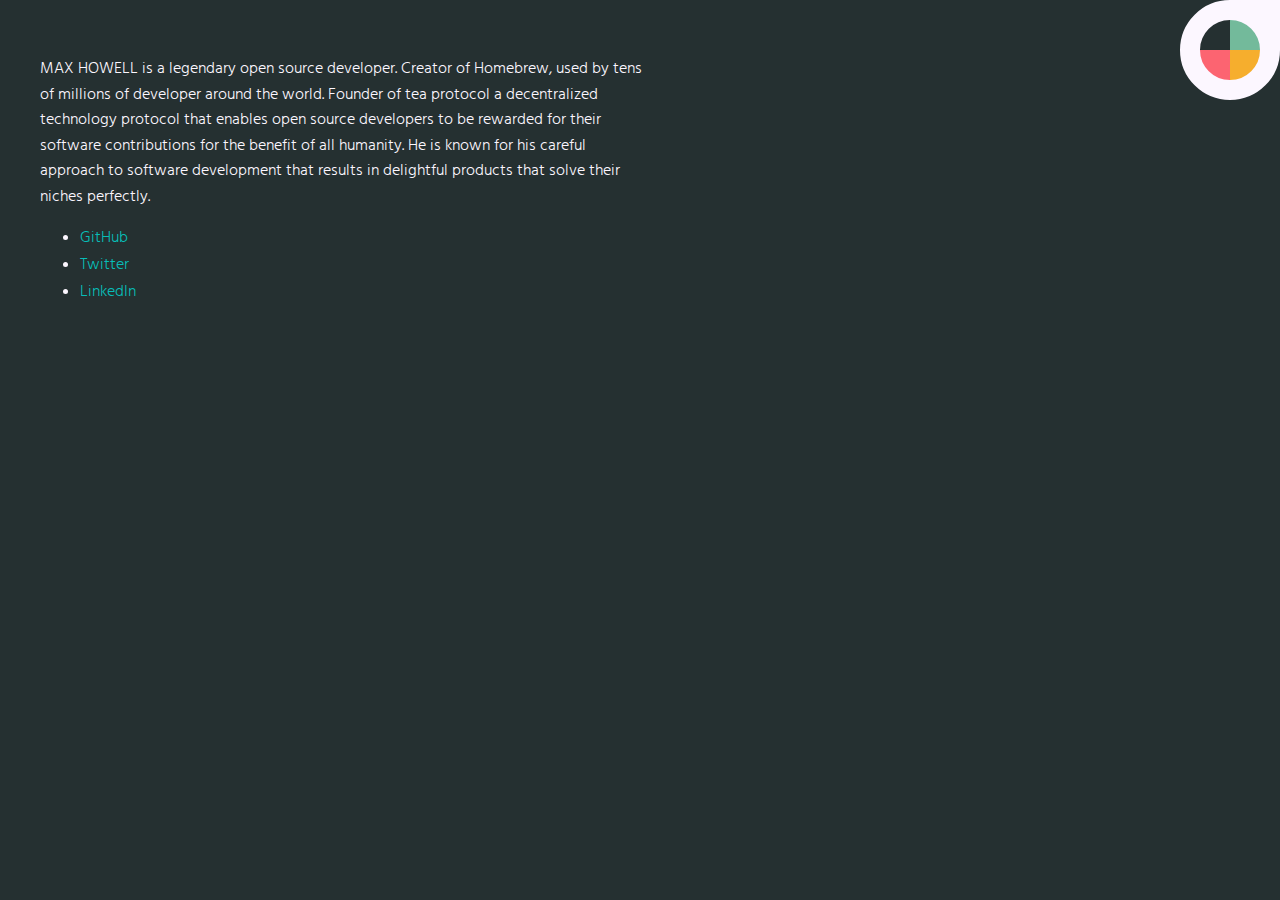
<file: index.html>
<!DOCTYPE html>
<html>

<head>
  <title>mxcl</title>
  <meta charset="utf-8">
  <meta name="viewport" content="width=device-width,initial-scale=1.0,viewport-fit=cover">
  <link rel="preconnect" href="https://fonts.googleapis.com">
  <link rel="preconnect" href="https://fonts.gstatic.com" crossorigin>
  <link rel="stylesheet"
    href="https://fonts.googleapis.com/css2?family=Hind+Madurai:wght@300&family=Prociono&family=Source+Serif+Pro:wght@300&display=swap">
  <link rel="stylesheet" href="/css/mxcl.css">
  <meta property="og:type" content="website">
  <meta property="og:title" content="mxcl">
  <meta property="og:description" content="Big‑web Expat">
  <meta property="og:image" content="https://mxcl.dev/apple-touch-icon.png" />
  <meta property="og:url" content="http://mxcl.dev">
  <meta property="og:image:width" content="180" />
  <meta property="og:image:height" content="180" />
  <meta name="twitter:card" content="summary">
  <meta name="theme-color" content="#253031">
</head>

<body>
  <div class="main-logo">
    <div class="q1 block pCircle pTopLeft"></div>
    <div class="q2 block pCircle pTopRight"></div>
    <div class="q3 block pCircle pBottomLeft"></div>
    <div class="q4 block pCircle pBottomRight"></div>
  </div>

  <p>
    MAX HOWELL is a legendary open source developer.
    Creator of Homebrew, used by tens of millions of developer around the world.
    Founder of tea protocol a decentralized technology protocol that enables open source developers to be rewarded for their software contributions for the benefit of all humanity.
    He is known for his careful approach to software development that results in delightful products that solve their niches perfectly.
  </p>
  <ul>
    <li><a href="https://github.com/mxcl">GitHub</a></li>
    <li><a href="https://www.twitter.com/mxcl">Twitter</a></li>
    <li><a href="https://www.linkedin.com/in/mxcl">LinkedIn</a></li>
  </ul>
</body>

</html>

<script async src="https://www.googletagmanager.com/gtag/js?id=G-36JRFY9GL7"></script>
<script>
  window.dataLayer = window.dataLayer || [];

  function gtag() {
    dataLayer.push(arguments);
  }
  gtag('js', new Date());
  gtag('config', 'G-36JRFY9GL7');
</script>
</file>
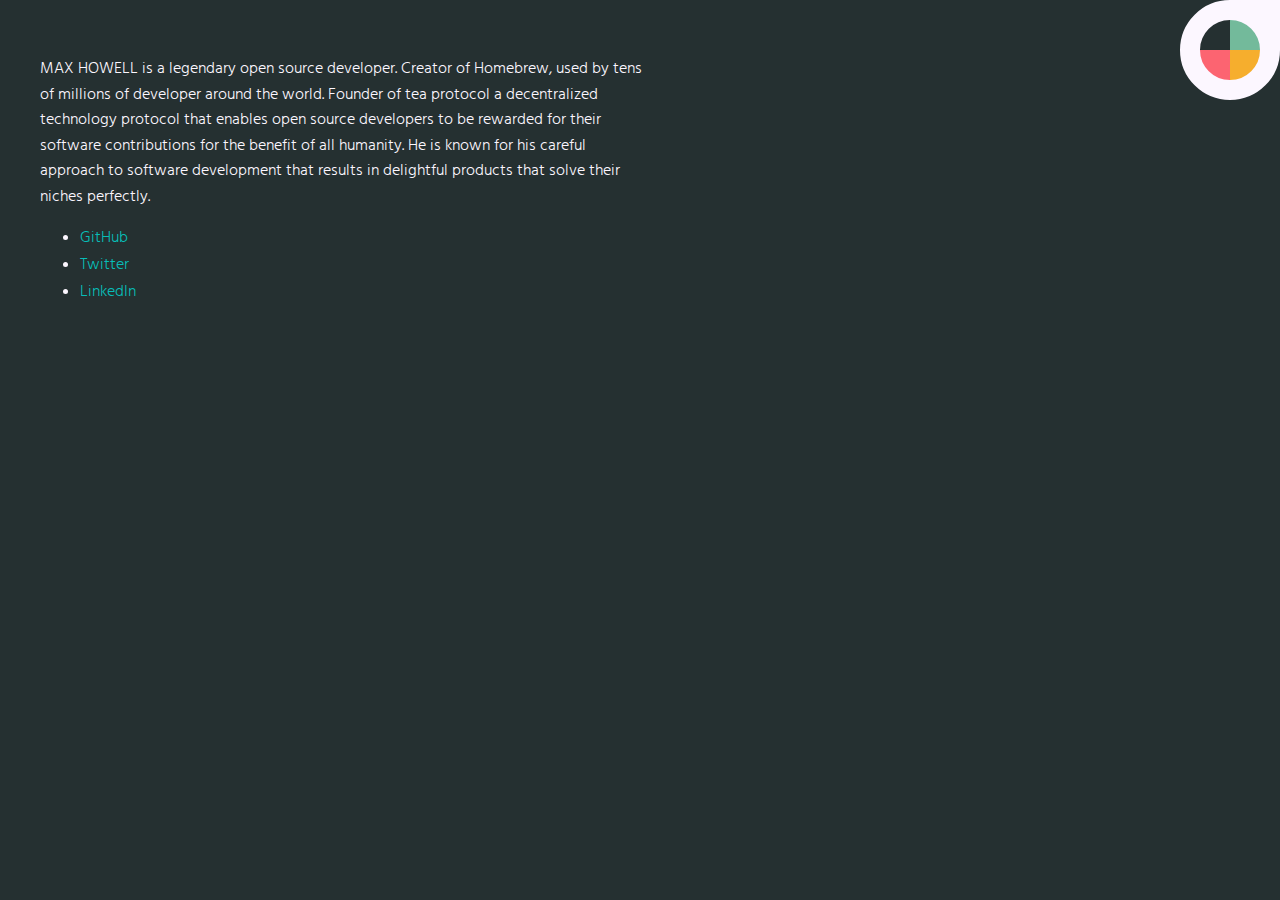
<file: apply/index.html>
<!DOCTYPE html>
<html>
<head>
<title>Redirecting&hellip;</title>
<link rel="canonical" href="https://mxcl.github.io"/>
<meta http-equiv="content-type" content="text/html; charset=utf-8" />
<meta http-equiv="refresh" content="0; url=https://mxcl.github.io" />
</head>
<body>
  <p><strong>Redirecting&hellip;</strong></p>
  <p><a href='https://mxcl.github.io'>Click here if you are not redirected.</a></p>
  <script>
    document.location.href = "https://mxcl.github.io";
  </script>
</body>
</html>
</file>
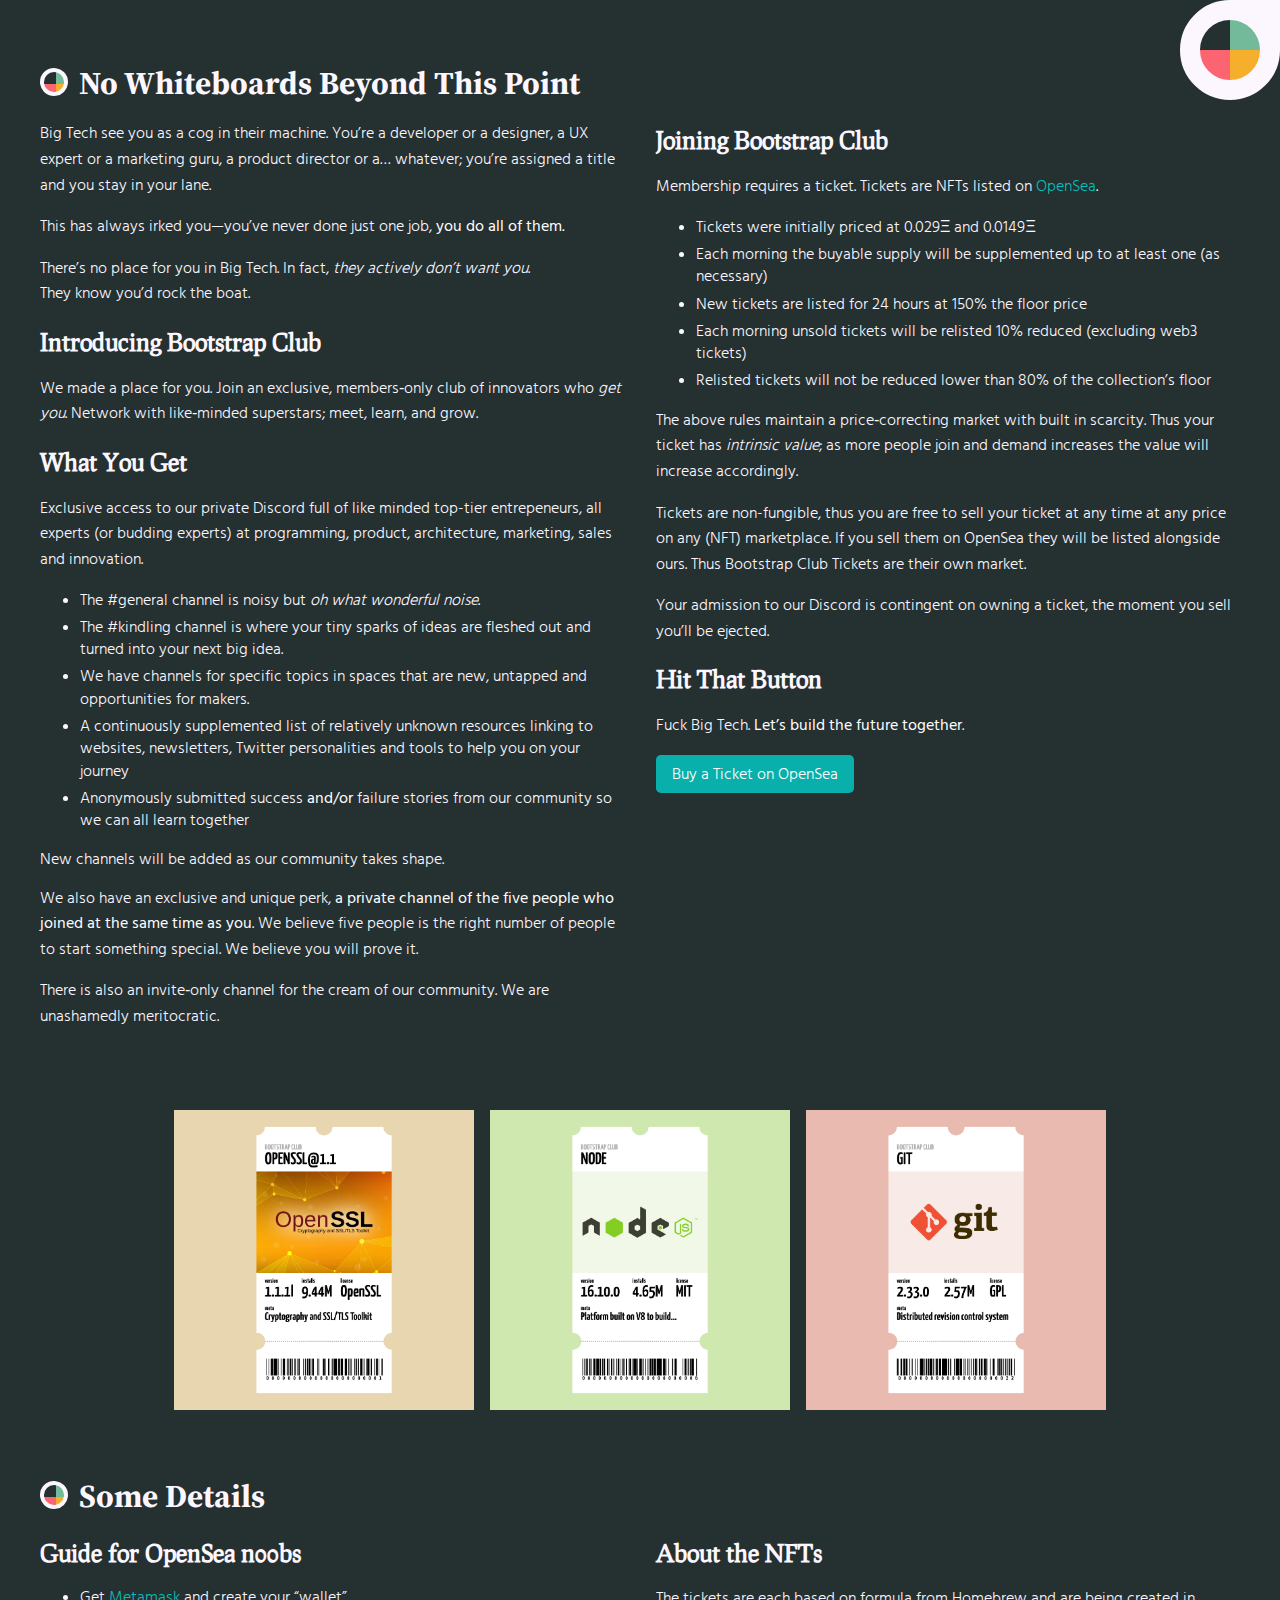
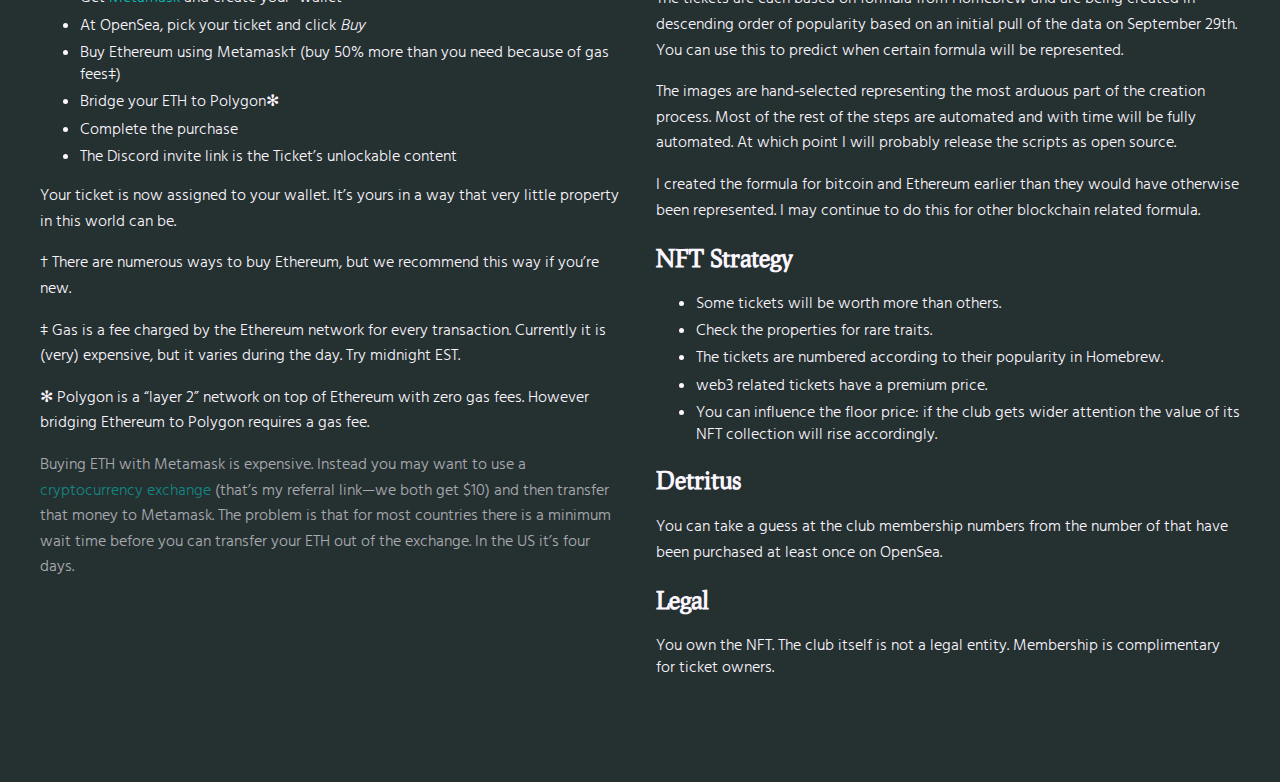
<file: bootstrap-club/index.html>
<!DOCTYPE html>
<html>

<head>
  <title>mxcl</title>
  <meta charset="utf-8">
  <meta name="viewport" content="width=device-width,initial-scale=1.0,viewport-fit=cover">
  <link rel="stylesheet" href="/css/mxcl.css">
  <link rel="preconnect" href="https://fonts.googleapis.com">
  <link rel="preconnect" href="https://fonts.gstatic.com" crossorigin>
  <link rel="stylesheet" href="https://fonts.googleapis.com/css2?family=Hind+Madurai:wght@300&family=Prociono&family=Source+Serif+Pro:wght@300&display=swap">
  <meta property="og:type" content="website">
  <meta property="og:title" content="Bootstrap Club">
  <meta property="og:description" content="Big Tech doesn’t want you. We do.">
  <meta property="og:url" content="https://mxcl.dev/bootstrap-club">
  <meta property="og:image" content="https://mxcl.dev/apple-touch-icon.png" />
  <meta property="og:image:width" content="180" />
  <meta property="og:image:height" content="180" />
  <meta name="twitter:card" content="summary">
  <meta name="twitter:creator" content="@mxcl">
  <meta name="theme-color" content="#253031">
</head>

<body>

  <div class="main-logo">
    <div class="q1 block pCircle pTopLeft"></div>
    <div class="q2 block pCircle pTopRight"></div>
    <div class="q3 block pCircle pBottomLeft"></div>
    <div class="q4 block pCircle pBottomRight"></div>
  </div>

  <h1>
    <div style="height: 1em; width: 1em; display: inline-block" class="small-border">
      <div class="q1 block pCircle pTopLeft"></div>
      <div class="q2 block pCircle pTopRight"></div>
      <div class="q3 block pCircle pBottomLeft"></div>
      <div class="q4 block pCircle pBottomRight"></div>
    </div>
    No Whiteboards Beyond This Point
  </h1>
  <div class="columns">
    <div>
      <p>
        Big Tech see you as a cog in their machine.
        You’re a developer or a designer, a UX expert or a marketing guru, a product director or a…
        whatever; you’re assigned a title and you stay in your lane.
      </p>
      <p>
        This has always irked you—you’ve never done just one job, <b>you do all of them.</b>
      </p>
      <p>
        There’s no place for you in Big Tech. In fact, <i>they actively don’t want you</i>.<br />
        They know you’d rock the boat.
      </p>
      <h2>Introducing Bootstrap Club</h2>
      <p>
        We made a place for you.
        Join an exclusive, members&hyphen;only club of innovators who <i>get you</i>.
        Network with like&hyphen;minded superstars; meet, learn, and grow.
      </p>
      <h2>What You Get</h2>
      <p>
        Exclusive access to our private Discord full of like minded top-tier
        entrepeneurs, all experts (or budding experts)
        at programming, product, architecture, marketing, sales and innovation.
      </p>
      <p>
        <ul>
          <li>The #general channel is noisy but <i>oh what wonderful noise</i>.</li>
          <li>The #kindling channel is where your tiny sparks of ideas are fleshed out and turned into your next big idea.</li>
          <li>We have channels for specific topics in spaces that are new, untapped and opportunities for makers.</li>
          <li>A continuously supplemented list of relatively unknown resources linking to websites, newsletters, Twitter personalities and tools to help you on your journey</li>
          <li>Anonymously submitted success <b>and/or</b> failure stories from our community so we can all learn together</li>
        </ul>
        New channels will be added as our community takes shape.
      </p>
      <p>
        We also have an exclusive and unique perk, <b>a private channel
          of the five people who joined at the same time as you</b>.
        We believe five people is the right number of people to start something special.
        We believe you will prove it.
      </p>
      <p>
        There is also an invite&hyphen;only channel for the cream of our community.
        We are unashamedly meritocratic.
      </p>
    </div>
    <div>
      <h2>Joining Bootstrap Club</h2>
      <p>
        Membership requires a ticket. Tickets are NFTs listed on <a href="https://opensea.io/collection/bootstrap-club">OpenSea</a>.
      </p>

      <ul>
        <li>Tickets were initially priced at 0.029Ξ and 0.0149Ξ</li>
        <li>Each morning the buyable supply will be supplemented up to at least one (as necessary)</li>
        <li>New tickets are listed for 24 hours at 150% the floor price</li>
        <li>Each morning unsold tickets will be relisted 10% reduced (excluding web3 tickets)</li>
        <li>Relisted tickets will not be reduced lower than 80% of the collection’s floor</li>
      </ul>

      <p>
        The above rules maintain a price&hyphen;correcting market with built in scarcity.
        Thus your ticket has <i>intrinsic value</i>;
        as more people join and demand increases the value will increase accordingly.
      </p>
      <p>
        Tickets are non-fungible,
        thus you are free to sell your ticket at any time at any price on any (NFT) marketplace.
        If you sell them on OpenSea they will be listed alongside ours.
        Thus Bootstrap Club Tickets are their own market.
      </p>

      <p>
        Your admission to our Discord is contingent on owning a ticket,
        the moment you sell you’ll be ejected.
      </p>

      <h2>Hit That Button</h2>
      <p>
        Fuck Big Tech. <b>Let’s build the future together</b>.
      </p>
      <div>
        <a href="https://opensea.io/collection/bootstrap-club?search[sortAscending]=true&search[sortBy]=PRICE&search[toggles][0]=BUY_NOW" class="button">Buy a Ticket on OpenSea</a>
      </div>
    </div>
  </div>

  <div style="display: grid; gap: 1rem; grid-template-columns: repeat(3, 300px); justify-content: center;">
    <img src="1.png" width="300" />
    <img src="6.png" width="300" />
    <img src="22.png" width="300" />
  </div>

  <h1>
    <div style="height: 1em; width: 1em; display: inline-block" class="small-border">
      <div class="q1 block pCircle pTopLeft"></div>
      <div class="q2 block pCircle pTopRight"></div>
      <div class="q3 block pCircle pBottomLeft"></div>
      <div class="q4 block pCircle pBottomRight"></div>
    </div>
    Some Details
  </h1>
  <div class="columns">
    <div>
      <h2>Guide for OpenSea n00bs</h2>
      <ul>
        <li>Get <a href="https://metamask.io">Metamask</a> and create your “wallet”</li>
        <li>At OpenSea, pick your ticket and click <i>Buy</i></li>
        <li>Buy Ethereum using Metamask† (buy 50% more than you need because of gas fees‡)</li>
        <li>Bridge your ETH to Polygon✻</li>
        <li>Complete the purchase</li>
        <li>The Discord invite link is the Ticket’s unlockable content</li>
      </ul>
      <p>
        Your ticket is now assigned to your wallet.
        It’s yours in a way that very little property in this world can be.
      </p>
      <p>
        † There are numerous ways to buy Ethereum,
        but we recommend this way if you’re new.
      </p>
      <p>
        ‡ Gas is a fee charged by the Ethereum network for every transaction.
        Currently it is (very) expensive, but it varies during the day.
        Try midnight EST.
      </p>
      <p>
        ✻ Polygon is a “layer 2” network on top of Ethereum with zero gas fees.
        However bridging Ethereum to Polygon requires a gas fee.
      </p>

      <p style="opacity: 0.617">
        Buying ETH with Metamask is expensive.
        Instead you may want to use a
        <a href="https://www.coinbase.com/join/mxcl">cryptocurrency exchange</a>
        (that’s my referral link—we both get $10)
        and then transfer that money to Metamask.
        The problem is that for most countries there is a minimum wait time
        before you can transfer your ETH out of the exchange.
        In the US it’s four days.
      </p>
    </div>

    <div>
      <h2>About the NFTs</h2>
      <p>
        The tickets are each based on formula from Homebrew and are being created in
        descending order of popularity based on an initial pull of the data on September
        29th. You can use this to predict when certain formula will be represented.
      </p>
      <p>
        The images are hand&hyphen;selected representing the most arduous part of the creation
        process. Most of the rest of the steps are automated and with time will be fully
        automated. At which point I will probably release the scripts as open source.
      </p>
      <p>
        I created the formula for bitcoin and Ethereum earlier than they would have
        otherwise been represented. I may continue to do this for other blockchain
        related formula.
      </p>

      <h2>NFT Strategy</h2>
      <ul>
        <li>Some tickets will be worth more than others.</li>
        <li>Check the properties for rare traits.</li>
        <li>The tickets are numbered according to their popularity in Homebrew.</li>
        <li>web3 related tickets have a premium price.</li>
        <li>You can influence the floor price: if the club gets wider attention the value of its NFT collection will rise accordingly.</li>
      </ul>

      <h2>Detritus</h2>
      <p>
        You can take a guess at the club membership numbers from the number
        of that have been purchased at least once on OpenSea.
      </p>

      <h2>Legal</h2>
      <div>
        You own the NFT.
        The club itself is not a legal entity.
        Membership is complimentary for ticket owners.
      </div>
    </div>
  </div>

</body>

</html>

<script async src="https://www.googletagmanager.com/gtag/js?id=G-36JRFY9GL7"></script>
<script>
  window.dataLayer = window.dataLayer || [];

  function gtag() {
    dataLayer.push(arguments);
  }
  gtag('js', new Date());
  gtag('config', 'G-36JRFY9GL7');
</script>
</file>
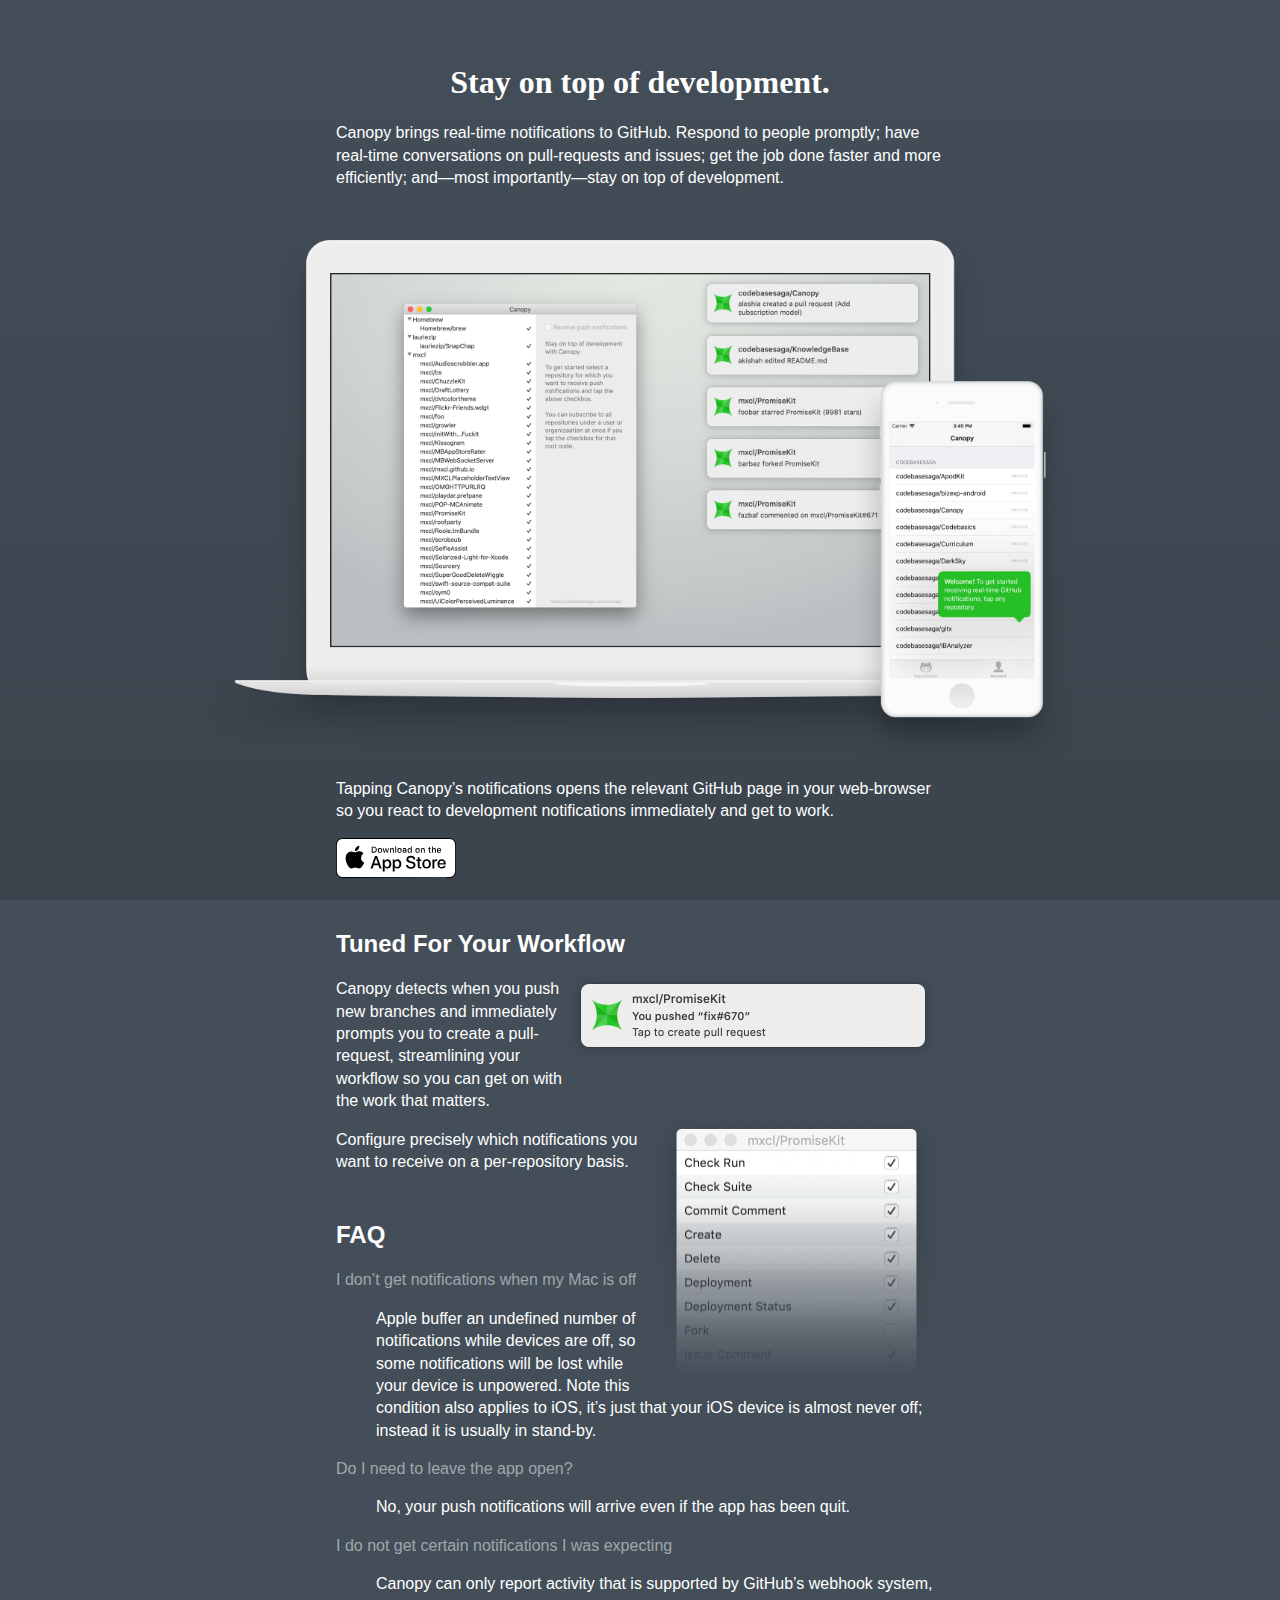
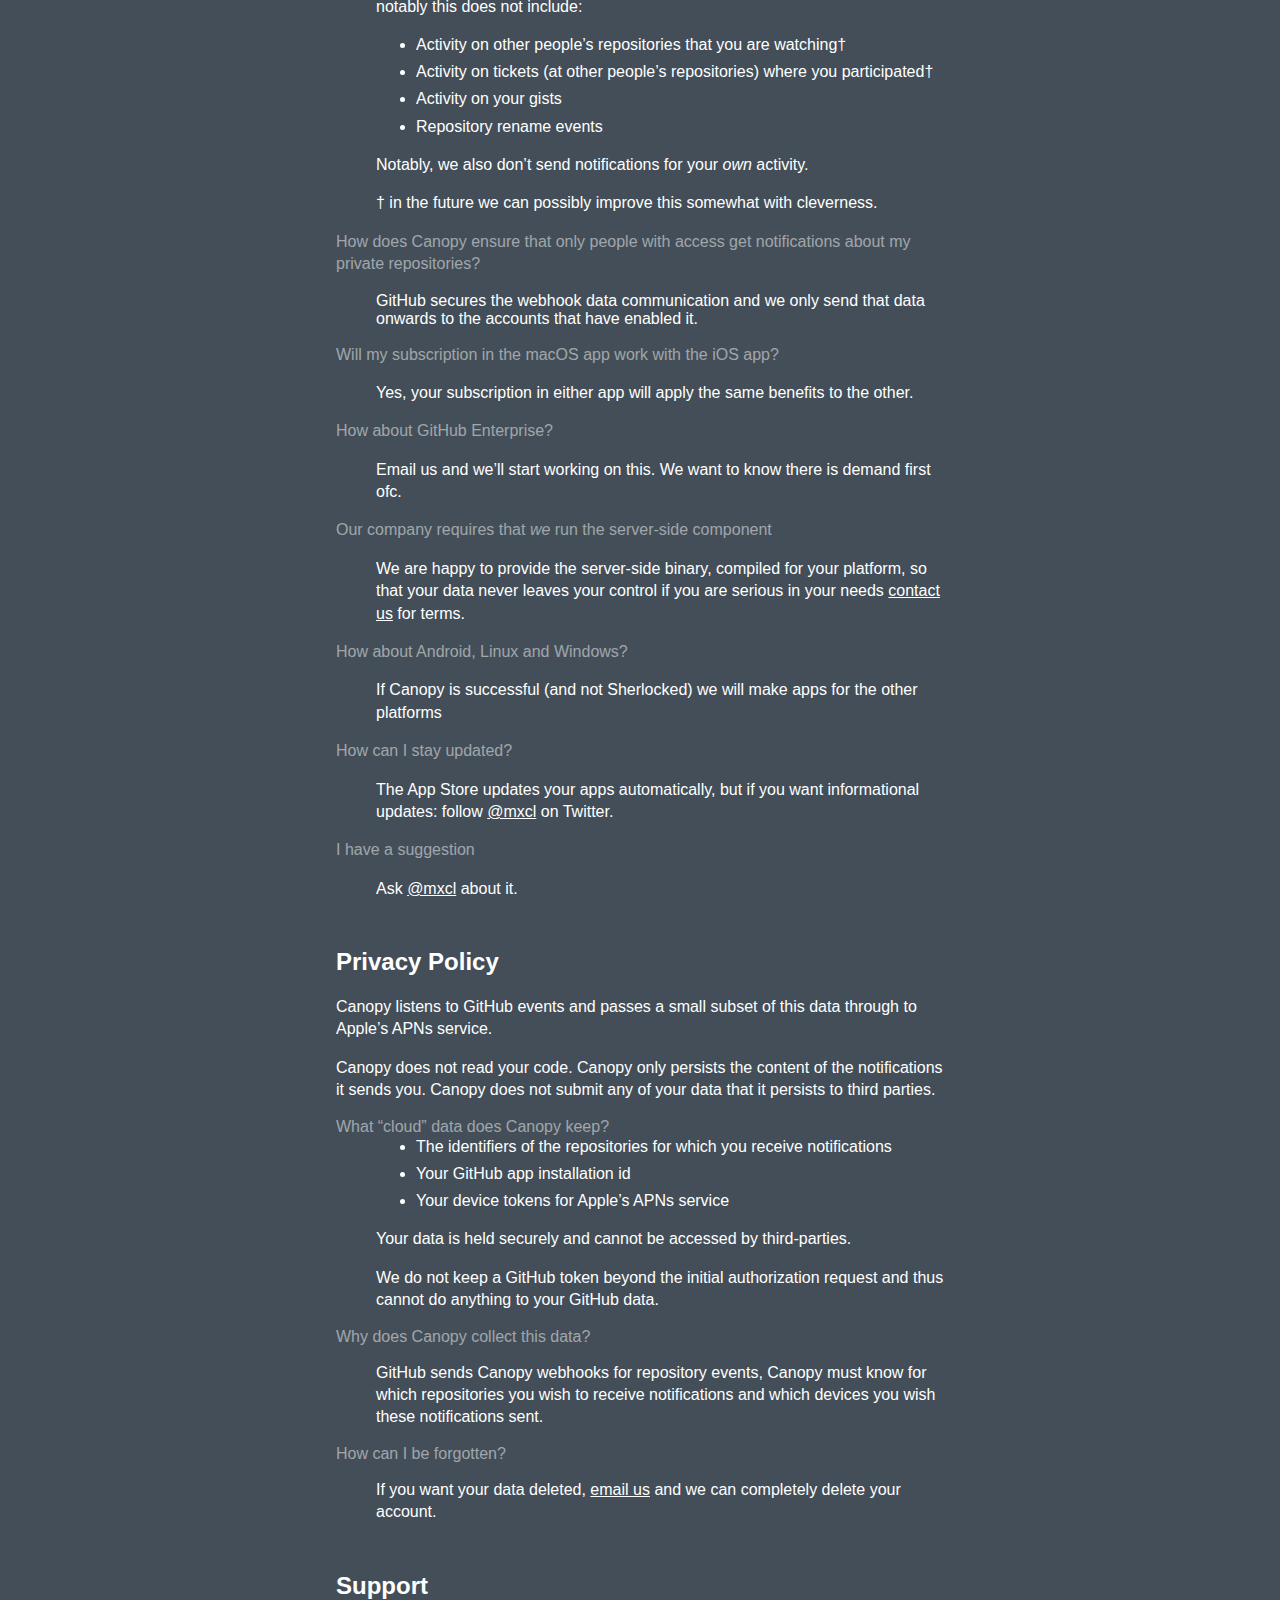
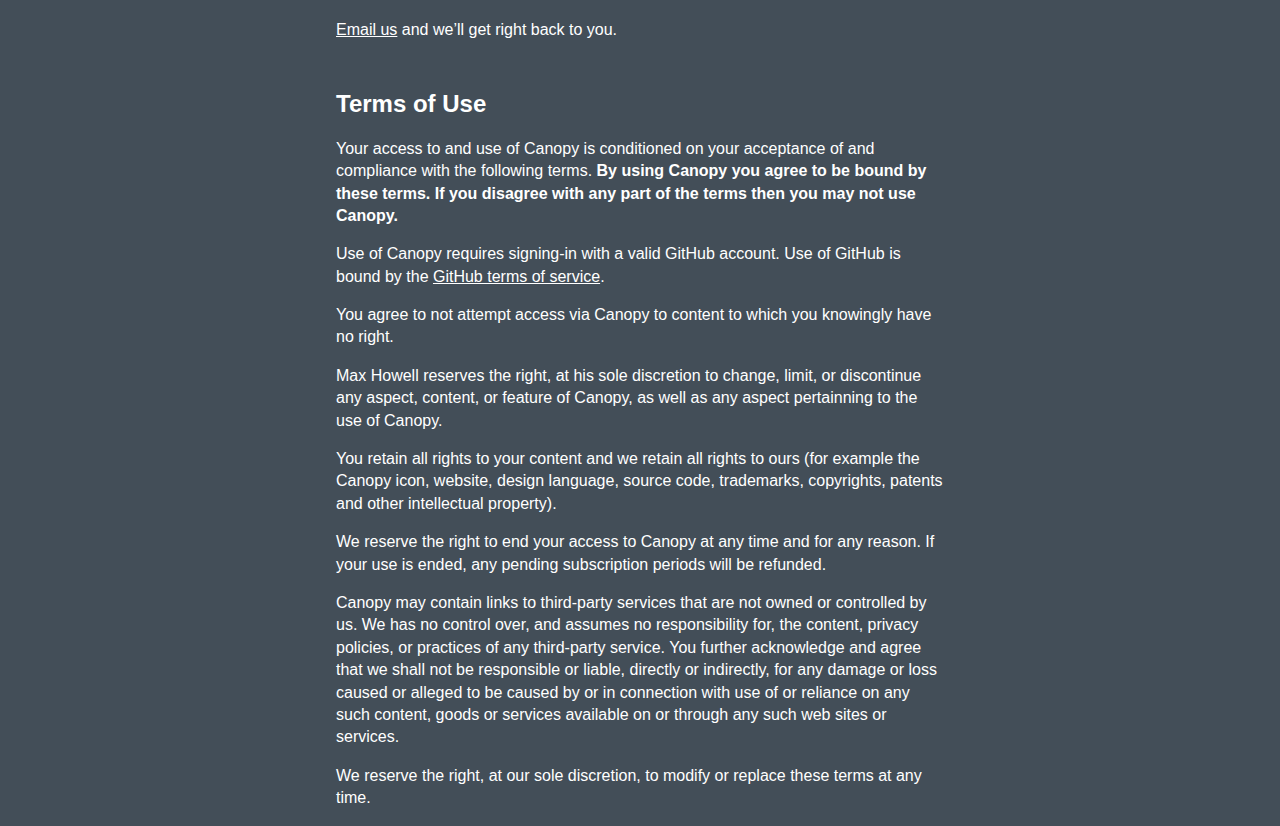
<file: canopy/index.html>
<!DOCTYPE html>

<html>

<head>
  <meta charset="utf-8">
  <title>Canopy - Stay on top of development</title>
  <link rel="stylesheet" media="screen" href="https://fontlibrary.org/face/metropolis" type="text/css">
  <meta name="viewport" content="width=device-width, initial-scale=1.0, maximum-scale=1">
  <meta property="og:type" content="website">
  <meta property="og:title" content="Canopy">
  <meta property="og:description" content="Stay on top of development.">
  <meta property="og:image" content="https://mxcl.dev/canopy/card.png?v2">
  <meta property="og:url" content="http://mxcl.dev/canopy/">
  <meta name="twitter:card" content="summary_large_image">
  <meta name="twitter:image:alt" content="Stay on top of development with Canopy.">
  <style>
    /* #3ec23b #26c62b */
    dt,
    #tagline {
      color: rgba(255, 255, 255, 0.5);
    }

    html,
    body {
      padding: 0;
      margin: 0;
    }

    html {
      background: linear-gradient(#434E58, #3b444d) #434E58;
      background-attachment: fixed;
      color: white;
      font-family: "MetropolisRegular", sans-serif;
    }

    h1 {
      margin-top: 4rem;
      font-family: "Big Caslon", "Baskerville", serif;
      text-align: center;
      color: white;
    }

    h2 {
      margin-top: 3rem;
    }

    #tagline {
      text-align: center;
      margin-top: -0.8rem;
    }

    a {
      color: white;
    }

    li {
      margin-bottom: 0.3rem;
    }

    p,
    li {
      line-height: 1.4;
    }

    #screenshot {
      width: 70%;
      margin: 0 15%;
      margin-top: 0.5rem;
      margin-bottom: -1rem;
      text-align: center;
    }

    #screenshot-pr {
      width: 382px;
      height: 101px;
      float: right;
      transform: translate(0, -12px);
    }

    #screenshot-configure {
      width: 295px;
      height: 264.5px;
      float: right;
      transform: translate(0, -20px);
    }

    @media only screen and (min-width: 500px) {
      .pad {
        max-width: 38rem;
        margin: 0 auto;
        padding: 0 2rem;
      }
    }

    @media only screen and (max-width: 500px) {
      .pad {
        padding-left: 1.5rem;
        padding-right: 1.5rem;
      }

      #screenshot {
        width: 100%;
        margin: 0;
      }

      #screenshot-pr,
      #screenshot-configure {
        width: 100%;
        height: auto;
      }

      h1 {
        margin-top: 2rem;
      }
    }
  </style>
</head>

<body>

  <h1>Stay on top of development.</h1>
  <div class="pad">
    <p>Canopy brings real‐time notifications to GitHub. Respond to people promptly;
      have real‐time conversations on pull‐requests and issues; get the job done
      faster and more efficiently; and—most importantly—stay on top of development.</p>
  </div>

  <img src="devices.png" id="screenshot">

  <div class="pad">

    <p>Tapping Canopy’s notifications opens the relevant GitHub page in your web-browser
      so you react to development notifications immediately and get to work.</p>

    <!-- <a href="https://apps.apple.com/us/app/canopy-github-notifications/id1583648782"><img src="app-store-badge.svg"></a> -->
    <a href="https://apps.apple.com/us/app/canopy-github-notifications/id1583648782"><img
        src="app-store-ios-badge.svg"></a>

    <h2 style="clear: both">Tuned For Your Workflow</h2>
    <img id="screenshot-pr" src="screenshot-pr.png">
    <p>Canopy detects when you push new branches and immediately prompts you to create a pull-request, streamlining your
      workflow so you can get on with the work that matters.</p>

    <img id="screenshot-configure" src="screenshot-configure.png">
    <p>Configure precisely which notifications you want to receive on a per-repository basis.</p>


    <a name="faq">
      <h2>FAQ</h2>
    </a>

    <dl>
      <dt>
        <p>I don’t get notifications when my Mac is off</p>
      </dt>
      <dd>
        <p>Apple buffer an undefined number of notifications while devices are off, so some notifications
          will be lost while your device is unpowered. Note this condition also applies to iOS, it’s just
          that your iOS device is almost never off; instead it is usually in stand-by.</p>
      </dd>

      <dt>
        <p>Do I need to leave the app open?</p>
      </dt>
      <dd>
        <p>No, your push notifications will arrive even if the app has been quit.</p>
      </dd>

      <dt>
        <p>I do not get certain notifications I was expecting</p>
      </dt>
      <dd>
        <p>Canopy can only report activity that is supported by GitHub’s webhook system,
          notably this does not include:</p>
        <ul>
          <li>Activity on other people’s repositories that you are watching†</li>
          <li>Activity on tickets (at other people’s repositories) where you participated†</li>
          <li>Activity on your gists</li>
          <li>Repository rename events</li>
        </ul>
        <p>Notably, we also don’t send notifications for your <em>own</em>
          activity.</p>
        <p>† in the future we can possibly improve this somewhat with cleverness.</p>
      </dd>

      <dt>
        <p>How does Canopy ensure that only people with access get notifications about my private repositories?</p>
      </dt>
      <dd>
        GitHub secures the webhook data communication and we only send that data onwards to the accounts that have
        enabled it.
      </dd>

      <dt>
        <p>Will my subscription in the macOS app work with the iOS app?</p>
      </dt>
      <dd>
        <p>Yes, your subscription in either app will apply the same benefits to the other.</p>
      </dd>

      <dt>
        <p>How about GitHub Enterprise?</p>
      </dt>
      <dd>
        <p>Email us and we’ll start working on this. We want to know there is demand first ofc.</p>
      </dd>

      <dt>
        <p>Our company requires that <em>we</em> run the server&hyphen;side component</p>
      </dt>
      <dd>
        <p>We are happy to provide the server-side binary, compiled for your
          platform, so that your data never leaves your control if you are serious
          in your needs <a href="mailto:mxcl@me.com">contact us</a> for
          terms.</p>
      </dd>

      <dt>
        <p>How about Android, Linux and Windows?</p>
      </dt>
      <dd>
        <p>If Canopy is successful (and not Sherlocked) we will make apps for the
          other platforms</p>
      </dd>

      <dt>
        <p>How can I stay updated?</p>
      </dt>
      <dd>
        <p>The App Store updates your apps automatically, but if you want
          informational updates: follow <a href="https://twitter.com/mxcl">@mxcl</a>
          on Twitter.</p>
      </dd>

      <dt>
        <p>I have a suggestion</p>
      </dt>
      <dd>
        <p>Ask <a href="https://twitter.com/mxcl">@mxcl</a> about it.</p>
      </dd>
    </dl>

    <a name="privacy-policy">
      <h2>Privacy Policy</h2>
    </a>

    <p>Canopy listens to GitHub events and passes a small subset of this data through to
      Apple’s APNs service.</p>
    <p>
      Canopy does not read your code.
      Canopy only persists the content of the notifications it sends you.
      Canopy does not submit any of your data that it persists to third parties.</p>

    <dl>
      <dt>What “cloud” data does Canopy keep?</dt>
      <dd>
        <ul>
          <li>The identifiers of the repositories for which you receive notifications</li>
          <li>Your GitHub app installation id</li>
          <li>Your device tokens for Apple’s APNs service</li>
        </ul>
        <p>Your data is held securely and cannot be accessed by third‐parties.</p>
        <p>We do not keep a GitHub token beyond the initial authorization request and thus cannot do anything to your
          GitHub data.</p>
      </dd>

      <dt>Why does Canopy collect this data?</dt>
      <dd>
        <p>GitHub sends Canopy webhooks for repository events, Canopy must know for which repositories you wish to
          receive notifications and which devices you wish these notifications sent.</p>
      </dd>

      <dt>How can I be forgotten?</dt>
      <dd>
        <p>If you want your data deleted, <a href="mailto:mxcl@me.com">email us</a> and we can completely delete your
          account.</p>
      </dd>
    </dl>

    <a name="support">
      <h2>Support</h2>
    </a>
    <p><a href="mailto:mxcl@me.com">Email us</a> and we’ll get right back to you.</p>

    <a name="terms-of-use">
      <h2>Terms of Use</h2>
    </a>

    <p>Your access to and use of Canopy is conditioned on your acceptance of and
      compliance with the following terms. <strong>By using Canopy you agree to be
        bound by these terms. If you disagree with any part of the terms then you may
        not use Canopy.</strong></p>

    <p>Use of Canopy requires signing‐in with a valid GitHub account. Use of GitHub
      is bound by the
      <a href="https://help.github.com/articles/github-terms-of-service/">GitHub terms of service</a>.</p>

    <p>You agree to not attempt access via Canopy to content to which you knowingly
      have no right.</p>

    <p>Max Howell reserves the right, at his sole discretion to change, limit, or
      discontinue any aspect, content, or feature of Canopy, as well as any aspect
      pertainning to the use of Canopy.</p>

    <p>You retain all rights to your content and we retain all rights to ours
      (for example the Canopy icon, website, design language, source code,
      trademarks, copyrights, patents and other intellectual property).</p>

    <p>We reserve the right to end your access to Canopy at any time and
      for any reason. If your use is ended, any pending subscription periods will be
      refunded.</p>

    <p>Canopy may contain links to third‐party services that are not owned or
      controlled by us. We​ has no control over, and assumes no responsibility for,
      the content, privacy policies, or practices of any third‐party service. You
      further acknowledge and agree that ​we​ shall not be responsible or liable,
      directly or indirectly, for any damage or loss caused or alleged to be caused
      by or in connection with use of or reliance on any such content, goods or
      services available on or through any such web sites or services.</p>

    <p>We reserve the right, at our sole discretion, to modify or replace these
      terms at any time.</p>

  </div>
</body>

</html>

<script async src="https://www.googletagmanager.com/gtag/js?id=G-36JRFY9GL7"></script>
<script>
  window.dataLayer = window.dataLayer || [];

  function gtag() {
    dataLayer.push(arguments);
  }
  gtag('js', new Date());
  gtag('config', 'G-36JRFY9GL7');
</script>
</file>
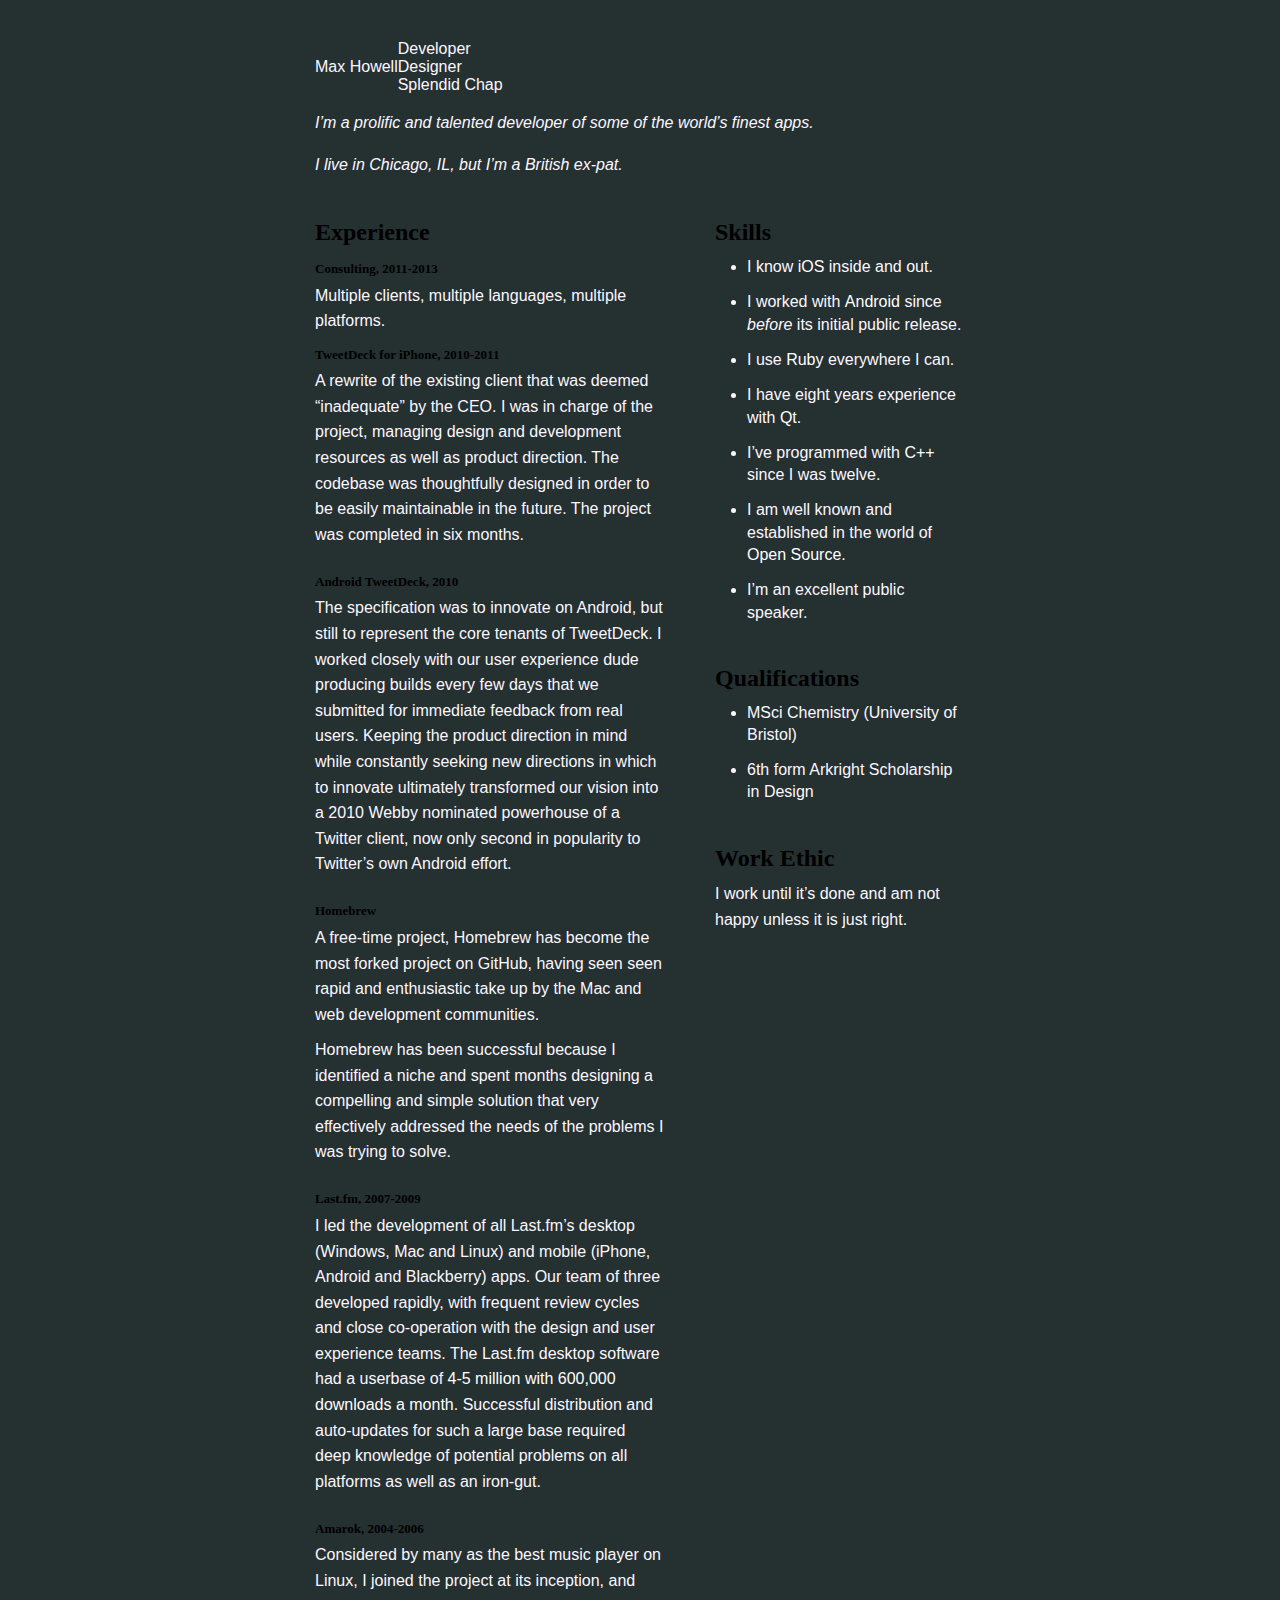
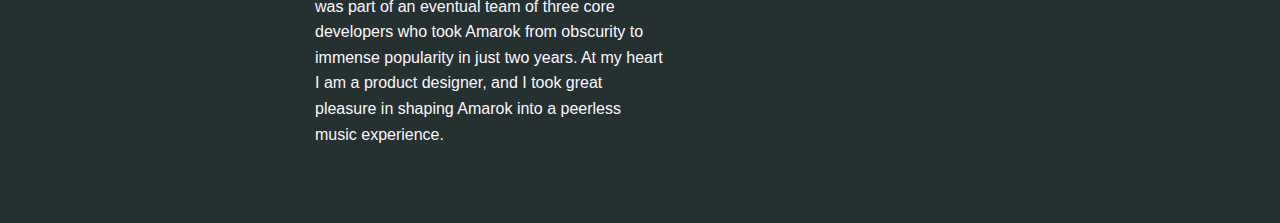
<file: cv/index.html>
<html>
<head>
	<title>Résumé &middot; Max Howell</title>
	<link rel="stylesheet" href="../css/mxcl.css" type="text/css" media="screen" />
	<link href='http://fonts.googleapis.com/css?family=Open+Sans+Condensed:300' rel='stylesheet' type='text/css'>
	<meta http-equiv="Content-Type" content="text/html; charset=utf-8">
	<style>
		body { max-width: 650px; margin: auto; line-height: 1.65; }
		#synopsis { font-size: medium; font-style: italic; margin: auto;  margin-top: 1em; }
		#left  { float: left; width: 350; }
		#right { float: right; width: 250px; }
		h2, h3 { color: #000}
		h2 { margin-top: 26pt; margin-bottom: 0; }
		h3 { margin-bottom: 0; margin-top: 1.8em; font-size: small;}
		li { margin-bottom: 0.8em; }
		p, ul { margin-top: 0.2em; margin-bottom: 0.6em; }
		ul { padding-left: 2em; }
		a { text-decoration: none; }
	</style>
</head>

<body>

<table cellpadding=0 cellspacing=0 id='masthead'>
<tr>
<td id='a'>Max Howell</td>
<td id='b'>Developer<br>Designer<br>Splendid Chap</td>
</tr>
</table>

<div id="synopsis">I’m a prolific and talented developer of some of the world’s finest apps.</div>

<div id="synopsis">I live in Chicago, IL, but I’m a British ex-pat.</div>

<div id=left>

<h2>Experience</h2>

<h3 style='margin-top: 0.4em'>Consulting, 2011-2013</h3>
<p>Multiple clients, multiple languages, multiple platforms.</p>

<h3 style='margin-top: 0.4em'>TweetDeck for iPhone, 2010-2011</h3>
<p>A rewrite of the existing client that was deemed “inadequate” by the CEO. I
was in charge of the project, managing design and development resources as
well as product direction. The codebase was thoughtfully designed in order to be easily maintainable in the future. The project was completed in six months.</p>

<h3>Android TweetDeck, 2010</h3>
<p>The specification was to innovate on Android, but still to represent the core tenants of TweetDeck. I worked closely with our user experience dude producing builds every few days that we submitted for immediate feedback from real users. Keeping the product direction in mind while constantly seeking new directions in which to innovate ultimately transformed our vision into a 2010 Webby nominated powerhouse of a Twitter client, now only second in popularity to Twitter’s own Android effort.</p>

<h3>Homebrew</h3>
<p>A free-time project, Homebrew has become the most forked project on GitHub, having seen seen rapid and enthusiastic take up by the Mac and web development communities.</p>
<p>Homebrew has been successful because I identified a niche and spent months 
designing a compelling and simple solution that very effectively addressed the needs of the problems I was trying to solve.</p>

<h3>Last.fm, 2007-2009</h3>
<p>I led the development of all Last.fm’s desktop (Windows, Mac and Linux) and mobile (iPhone, Android and Blackberry) apps. Our team of three developed rapidly, with frequent review cycles and close co-operation with the design and user experience teams. The Last.fm desktop software had a userbase of <b>4-5 million with 600,000 downloads a month</b>. Successful distribution and auto-updates for such a large base required deep knowledge of potential problems on all platforms as well as an iron-gut.</p>

<h3>Amarok, 2004-2006</h3>
<p>Considered by many as the best music player on Linux, I joined the project at its inception, and was part of an eventual team of three core developers who took Amarok from obscurity to immense popularity in just two years. At my heart I am a product designer, and I took great pleasure in shaping Amarok into a peerless music experience.</p>

</div>


<div id="right">

<h2>Skills</h2>
<ul>
<li>I know <b>iOS</b> inside and out.
<li>I worked with <b>Android</b> since <em>before</em> its initial public release.
<li>I use <b>Ruby</b> everywhere I can.
<li>I have eight years experience with <b>Qt</b>.
<li>I’ve programmed with <b>C++</b> since I was twelve.
<li>I am well known and established in the world of <b>Open Source</b>.
<li>I’m an excellent public speaker.
</ul>

<h2>Qualifications</h2>
<ul>
<li>MSci Chemistry (University of Bristol)
<li>6th form Arkright Scholarship in Design
</ul>

<h2>Work Ethic</h2>
<p>I work until it’s done and am not happy unless it is just right.</p>

</div>

<div style='clear: both'>&nbsp;</div>

</body>

</html>
</file>
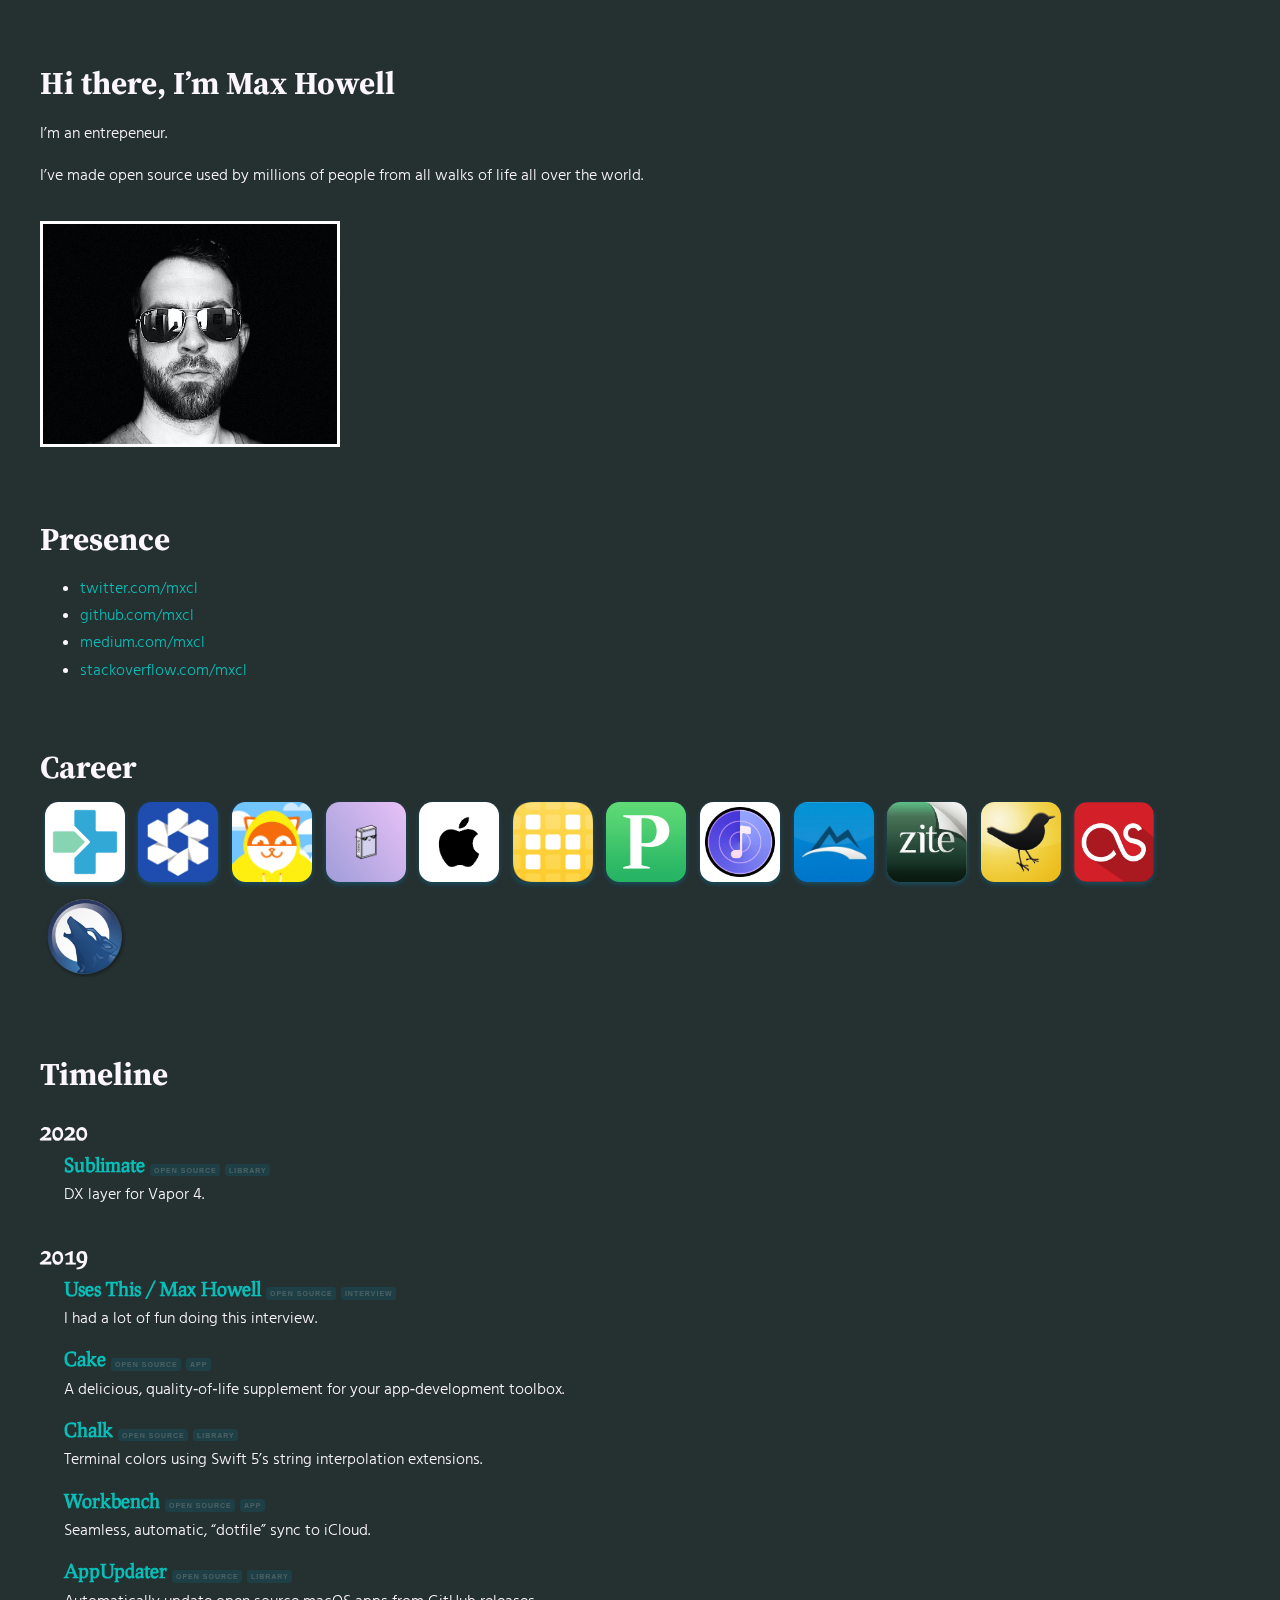
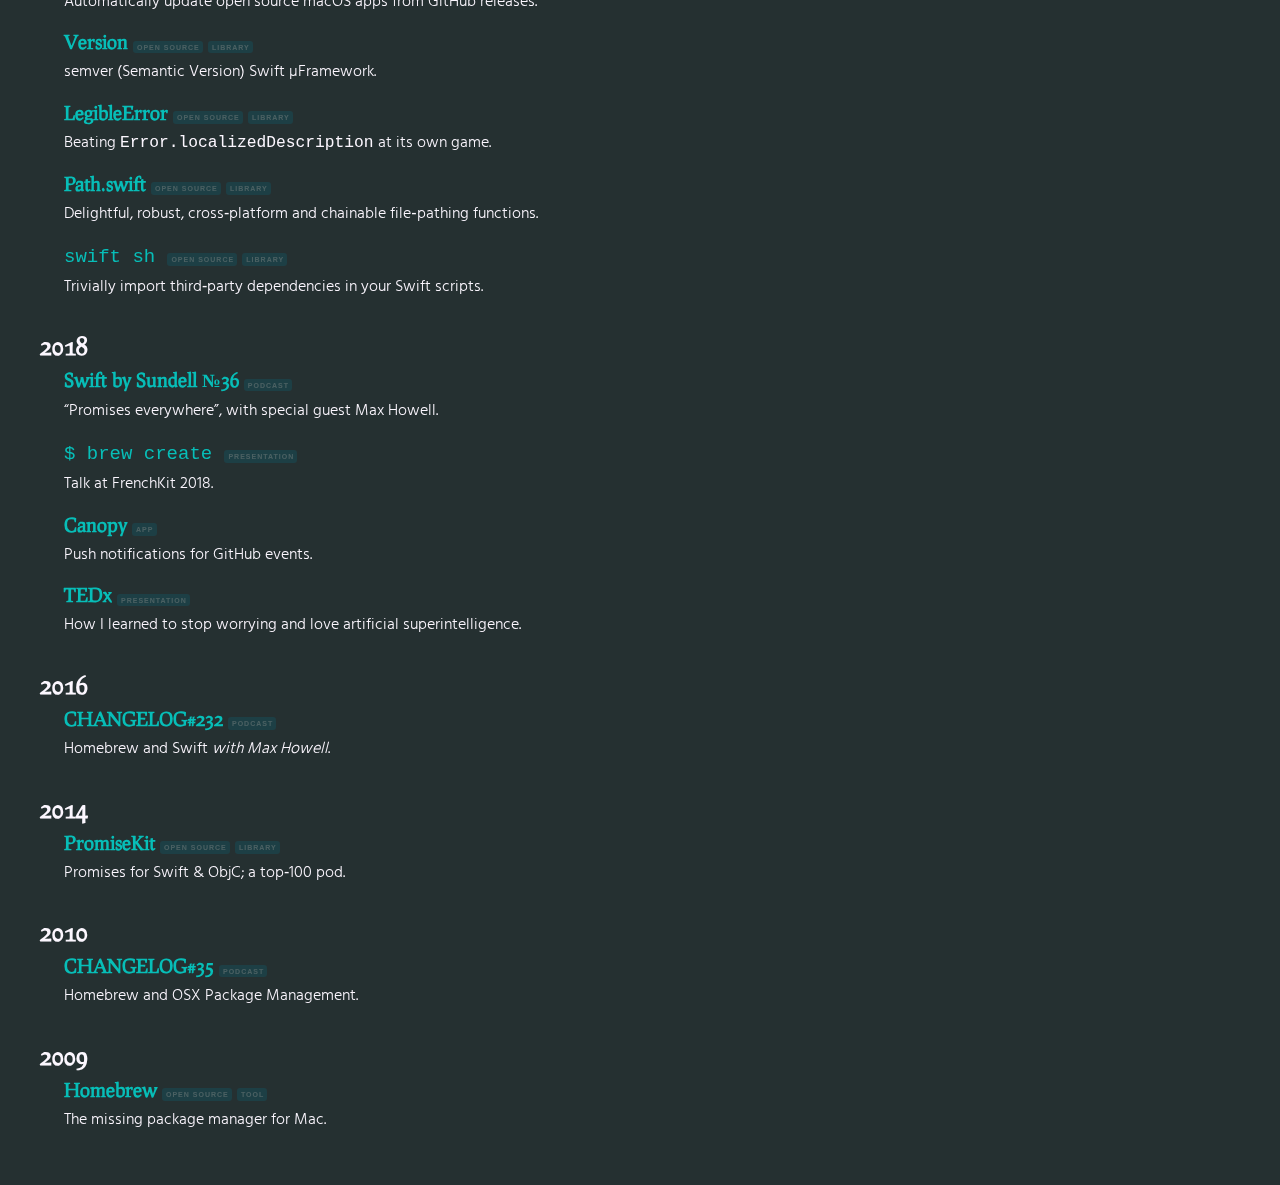
<file: mxcl/index.html>
<!DOCTYPE html>
<html>

<head>
  <title>mxcl</title>
  <meta charset="utf-8">
  <meta name="viewport" content="width=device-width,initial-scale=1.0,viewport-fit=cover">
  <link rel="preconnect" href="https://fonts.googleapis.com">
  <link rel="preconnect" href="https://fonts.gstatic.com" crossorigin>
  <link rel="stylesheet" href="https://fonts.googleapis.com/css2?family=Hind+Madurai:wght@300&family=Prociono&family=Source+Serif+Pro:wght@300&display=swap">
  <link rel="stylesheet" href="/css/mxcl.css">
  <meta property="og:type" content="website">
  <meta property="og:title" content="mxcl">
  <meta property="og:description" content="Big‑web Expat">
  <meta property="og:image" content="https://mxcl.dev/apple-touch-icon.png" />
  <meta property="og:url" content="http://mxcl.dev">
  <meta property="og:image:width" content="180" />
  <meta property="og:image:height" content="180" />
  <meta name="twitter:card" content="summary">
  <meta name="theme-color" content="#253031">
</head>

<body>
  <h1>Hi there, I’m Max Howell</h1>
  <p>I’m an entrepeneur.</p>
  <p>I’ve made open source used by millions of people from all walks of life all over the world.</p>

  <img class="flair" src="/images/mxcl.jpg">

  <h1 id="presence">Presence</h1>
  <ul>
    <li><a href="https://twitter.com/mxcl">twitter.com/mxcl</a></li>
    <li><a href="https://github.com/mxcl">github.com/mxcl</a></li>
    <li><a href="https://medium.com/@mxcl">medium.com/mxcl</a></li>
    <li><a href="https://stackoverflow.com/users/6444/mxcl">stackoverflow.com/mxcl</a></li>
  </ul>

  <h1 id="career">Career</h1>
  <div id="past-work">
    <img src="/images/apps/MyHealthily.png" width="80px" height="80px" title="MyHealthily">
    <img src="/images/apps/Candor.png" width="80px" height="80px" title="Candor">
    <img src="/images/apps/Poncho.png" width="80px" height="80px" title="Poncho">
    <img src="/images/apps/mixmsg.png" width="80px" height="80px" title="MixMsg">
    <img src="/images/apps/Apple.png" width="80px" height="80px" title="Apple">
    <img src="/images/apps/HashHomescreen.png" width="80px" height="80px" title="#Homescreen">
    <img src="/images/apps/PopularPays.png" width="80px" height="80px" title="PopularPays">
    <img src="/images/apps/Jamernot.png" width="80px" height="80px" title="Jamernot">
    <img src="/images/apps/AllSnow.jpg" width="80px" height="80px" title="AllSnow">
    <img src="/images/apps/Zite.jpg" width="80px" height="80px" title="Zite">
    <img src="/images/apps/TweetDeck.png" width="80px" height="80px" title="TweetDeck">
    <img src="/images/apps/last.fm.png" width="80px" height="80px" title="last.fm">
    <img src="/images/apps/Amarok.png" width="80px" height="80px" style="box-shadow: none;" title="Amarok">
  </div>

  <h1 id="timeline" class="timeline">Timeline</h1>
  <div class="timeline">
    <h2>2020</h2>
      <h3><a href="https://github.com/candor/sublimate/">Sublimate</a> <span class="label">Open Source</span> <span
          class="label">Library</span></h3>
      <p>DX layer for Vapor 4.</p>

    <h2>2019</h2>
      <h3><a href="https://usesthis.com/interviews/max.howell/">Uses This / Max Howell</a> <span class="label">Open
          Source</span> <span class="label">Interview</span></h3>
      <p>I had a lot of fun doing this interview.</p>
      <h3><a href="https://github.com/mxcl/Cake">Cake</a> <span class="label">Open Source</span> <span
          class="label">App</span></h3>
      <p>A delicious, quality‑of‑life supplement for your app‑development toolbox.</p>
      <h3><a href="https://github.com/mxcl/Chalk">Chalk</a> <span class="label">Open Source</span> <span
          class="label">Library</span></h3>
      <p>Terminal colors using Swift 5’s string interpolation extensions.</p>
      <h3><a href="https://github.com/mxcl/Workbench">Workbench</a> <span class="label">Open Source</span> <span
          class="label">App</span></h3>
      <p>Seamless, automatic, “dotfile” sync to iCloud.</p>
      <h3><a href="https://github.com/mxcl/AppUpdater">AppUpdater</a> <span class="label">Open Source</span> <span
          class="label">Library</span></h3>
      <p>Automatically update open source macOS apps from GitHub releases.</p>
      <h3><a href="https://github.com/mxcl/Version">Version</a> <span class="label">Open Source</span> <span
          class="label">Library</span></h3>
      <p>semver (Semantic Version) Swift µFramework.</p>
      <h3><a href="https://github.com/mxcl/LegibleError">LegibleError</a> <span class="label">Open Source</span> <span
          class="label">Library</span></h3>
      <p>Beating <code>Error.localizedDescription</code> at its own game.</p>
      <h3><a href="https://github.com/mxcl/Path.swift">Path.swift</a> <span class="label">Open Source</span> <span
          class="label">Library</span></h3>
      <p>Delightful, robust, cross‑platform and chainable file‑pathing functions.</p>
      <h3><a href="https://github.com/mxcl/swift-sh"><code>swift sh</code></a> <span class="label">Open Source</span>
        <span class="label">Library</span></h3>
      <p>Trivially import third‑party dependencies in your Swift scripts.</p>

    <h2>2018</h2>
      <h3><a href="https://www.swiftbysundell.com/podcast/36">Swift by Sundell №36</a> <span
          class="label">Podcast</span></h3>
      <p>“Promises everywhere”, with special guest Max Howell.</p>
      <h3><a href="https://www.youtube.com/watch?v=WMMPRS58n-o"><code>$ brew create</code></a> <span
          class="label">Presentation</span></h3>
      <p>Talk at FrenchKit 2018.</p>
      <h3><a href="/canopy">Canopy</a> <span class="label">App</span></h3>
      <p>Push notifications for GitHub events.</p>
      <h3><a href="https://www.youtube.com/watch?v=e8HrKgYOqeQ">TEDx</a> <span class="label">Presentation</span></h3>
      <p>How I learned to stop worrying and love artificial superintelligence.</p>

    <h2>2016</h2>
      <h3><a href="https://changelog.com/podcast/232">CHANGELOG#232</a> <span class="label">Podcast</span></h3>
      <p>Homebrew and Swift <i>with Max Howell</i>.</p>

    <h2>2014</h2>
      <h3><a href="https://github.com/mxcl/PromiseKit">PromiseKit</a> <span class="label">Open Source</span> <span
          class="label">Library</span></h3>
      <p>Promises for Swift & ObjC; a top‑100 pod.</p>

    <h2>2010</h2>
      <h3><a href="https://changelog.com/podcast/35">CHANGELOG#35</a> <span class="label">Podcast</span></h3>
      <p>Homebrew and OSX Package Management.</p>

    <h2>2009</h2>
      <h3><a href="https://brew.sh">Homebrew</a> <span class="label">Open Source</span> <span
          class="label">Tool</span></h3>
      <p>The missing package manager for Mac.</p>
  </div>
</file>
<file: css/mxcl.css>
* {
  box-sizing: border-box;
}

:root {
  --bg: #253031;
  --fg-triplet: 252, 247, 255;
  --fg: rgb(var(--fg-triplet));
  --vib-trip: 7, 190, 184;
  --vibrant: rgb(var(--vib-trip));
  --donate-button-height: 37.5px;
  --complement-blue: rgba(var(--vib-trip), 0.9);

  --font-title: 'Source Serif Pro', serif;
  --font-main: 'Hind Madurai', sans-serif;
  --font-subtitle: 'Prociono', serif;

  --padding: 2.5rem;
}

::selection {
  background: rgba(var(--vib-trip), 0.5);
}

.columns {
  display: grid;
  grid-template-columns: repeat(auto-fit, minmax(min(30em, 100vw - 2 * var(--padding)), 1fr));
  grid-column-gap: 2em;
  max-width: 80em;
  margin-bottom: 4rem;
}

body {
  margin: 0;
  padding: 0;
  padding: env(safe-area-inset-top) env(safe-area-inset-right) env(safe-area-inset-bottom) env(safe-area-inset-left);
  background-color: var(--bg);
}

p, li {
  max-width: 38em;
  line-height: 1.4;
}

li {
  max-width: 36em;
}

h1 {
  margin-bottom: 0;
}

.timeline h1 {
  margin-bottom: 0;
}
.timeline h2:not(:first-child) {
  margin-top: 2rem;
}
.timeline h2 {
  margin-bottom: 0;
}
.timeline h3, .timeline h4 {
  margin-top: 0.5rem;
  margin-bottom: 0;
}
.timeline p {
  margin-top: 0.38rem;
  margin-bottom: 1rem;
}
.timeline p, .timeline h3, .timeline h4 {
  margin-left: 1.5rem;
}
.timeline h3 code {
  font-weight: 500;
  margin-right: 0.45rem;
}
.timeline code {
  font-size: 1.25em;
}

.mt {
  margin: 3rem 0 0 0;
}
.m0 {
  margin: 0;
}

a, a:visited {
  color: var(--vibrant);
  text-decoration: none;
}
a:hover, a:visited:hover {
  color: #F7567C;
  /* background-image: -webkit-linear-gradient(left, var(--vibrant-blue) 0%, var(--yellow) 100%); */
  /* color: transparent; */
  /* -webkit-background-clip: text; */
}

h1:not(:first-of-type) {
  margin-top: 4rem;
}

li {
  margin-bottom: 0.3rem;
}

h1#donate::before, h1#consultancy::before, h1#career::before, h1#presence::before, h1#timeline::before {
  display: block;
  content: " ";
  margin-top: -4rem;
  height: 4rem;
  visibility: hidden;
  pointer-events: none;
}

h1:target {
  text-shadow: 0 3px var(--dark-blue);
  font-family: 'MetropolisRegular', sans-serif;
}

#donate-tray {
  display: flex;
  flex-wrap: wrap;
}

#donate-tray, .label, .flair {
  user-select: none;
  -webkit-user-select: none;
  -ms-user-select: none;
  -webkit-touch-callout: none;
  -o-user-select: none;
  -moz-user-select: none;
}

#donate-tray a img, #bitcoin, #eth {
  border-radius: 0.15rem;
}
#donate-tray > *:not(:last-child) {
  margin-right: 1rem;
  margin-bottom: 1rem;
}
#donate-tray img {
  width: 160px;
  height: var(--donate-button-height);
}
#paypal {
  position: relative;
}
#tip-footnote {
  text-align: center;
  font-size: 0.7em;
  color: rgba(255,255,255,0.70);
  position: absolute;
  bottom: -1.35em;
  left: 0;
  right: 0;
}

#bitcoin, #eth {
  background-color: var(--complement-blue);
  height: var(--donate-button-height);
  font-size: 1.1rem;
  padding: 0 1rem;
  display: inline-flex;
  flex-wrap: nowrap;
  align-items: center
}
#bitcoin img, #eth img {
  width: 1rem;
  height: 1rem;
  margin-right: 0.5rem;
}

#eth img {
  transform: scale(1.25);
}

#bitcoin code, #eth code {
  user-select: text;
  -webkit-user-select: text;
  -ms-user-select: text;
  -webkit-touch-callout: text;
  -o-user-select: text;
  -moz-user-select: text;
}

#bitcoin code::selection, #eth code::selection {
  background-color: #FC6471;
}

.shadowed {
  box-shadow: 0 2px 5px rgba(0,131,176,0.2)
}

img.flair {
  border: white 3px solid;
  width: 300px;
  margin-right: 0.5rem;
  margin-top: 1rem;
}

/* the 4px is a fudge */
@media all and (max-width: calc(600px + 1rem + 5rem + 4px)) {
  img.flair {
    width: calc(50% - 1rem);
    margin-right: 0;
  }
}

@media all and (max-width: 500px) {
  img.flair {
    width: 100%;
    margin-right: 0;
  }
}

@media all and (max-width: 414px) {
  #bitcoin {
    font-size: 1.1rem;
  }
  html {
    padding: 1.5rem 2rem;
  }
}

@media all and (max-width: 375px) {
  #bitcoin {
    font-size: 0.95rem;
  }
}

@media all and (max-width: 320px) {
  html {
    font-size: 10pt;
    padding: 1rem 1.5rem;
  }
  #bitcoin {
    font-size: 0.8rem;
  }
}

.label {
  font-size: 7px;
  letter-spacing: 1px;
  color: white;
  background-color: rgba(55, 222, 255, 0.4);
  border-radius: 0.2rem;
  text-transform: uppercase;
  font-family: 'MetropolisThin', sans-serif;
  padding: 0.2rem;
  padding-bottom: 0.16rem;
  padding-left: 0.25rem;
  mix-blend-mode: overlay;
  vertical-align: middle;
}

.frame {
  position: relative;
}
.frame .caption {
  position: absolute;
  bottom: -1rem;
  left: 0;
  right: 0;
  font-size: 70%;
  text-align: center;
  font-family: "MetropolisLight", sans-serif;
  opacity: 0.7;
}

#past-work {
  margin-top: 0.5rem;
}
#past-work img {
  border-radius: 17%;
  margin: 0.3rem;
  box-shadow: 0 2px 5px rgba(0,131,176,0.4)
}

h1 {
  font-family: var(--font-title);
}

h2, h3, h4 {
  font-family: var(--font-subtitle)
}

b {
  /* color: #A8E7E0; */
  /* text-shadow: 0.5px 1px 1px var(--cream); */
  /* font-weight: normal; */
  color: white;
  /* text-shadow: 0px 1px 1px rgba(247, 85, 144, 0.5); */
}

pre {
  background-color: rgba(var(--fg-triplet), 0.1);
  padding: 1rem;
  border-radius: 0.3em;
  border: 1px solid rgba(var(--fg-triplet), 0.05);
  max-width: fit-content;
}

p {
  line-height: 1.6;
}

a.button {
  background-color: rgba(var(--vib-trip), 0.9);
  padding: 0.5rem 1rem;
  border-radius: 0.3em;
  display: inline-block;
  color: white;
}
a.button:hover {
  color: white;
  background-color: rgba(var(--vib-trip), 0.75);
}
a.button:active {
  background-color: #FC6471;
}


/* LOGO */
.main-logo {
  width:100px;
  height:100px;
  position: fixed;
  top: 0;
  right: 0;
}

.block { width:50%; height:50%; float:left; overflow:hidden; }

/* ============= PSEUDO SHAPES */
.pCircle:after { content:''; display:block; width: calc(100% + 10px); height:calc(100% + 10px); border-radius:50%; border-width: 20px; border-style: solid; }

.small-border .pCircle:after {
  --w: 4px;
  border-width: var(--w); width: calc(100% + var(--w)); height:calc(100% + var(--w))
}
.small-border { transform: translateY(6px) }

.pTopRight:after { margin-left:-100%; }
.pBottomRight:after { margin-left:-100%; margin-top:-100%; }
.pBottomLeft:after { margin-top:-100%; }

.q1:after { background-color:var(--bg); }
.main-logo .q2 { background-color: var(--fg) }
.q2:after { background-color: #73BA9B; }
.q3:after { background-color:#FC6471;  }
.q4:after { background-color:#F6AE2D; }



/* back to the normal stuff */

video {
  width: 100%;
  aspect-ratio: 1920/1080;
  object-fit: cover;
  border: 5px solid black;
  border-radius: 3px
}

@media (max-width: 574.98px) {
  .main-logo {
    visibility: hidden;
  }
  :root {
    --padding: 1.5rem;
  }
  html {
    padding-top: 0;
  }
  video {
    margin: 1em calc(var(--padding) * -1);
    width: 100vw;
  }
  a.button {
    display: block;
    text-align: center;
    margin-left: 1em;
    margin-right: 1em;
  }
}

@media (max-width: 320.02px) {
  :root {
    --padding: 1rem;
  }
  .twitter-tweet {
    margin: 0 0 0 calc(var(--padding) * -0.15);
  }
}

html {
  font-family: var(--font-main);
  font-weight: 100;
  font-style: normal;
  padding: var(--padding);
  margin: 0;
  background-color: var(--bg);
  color: var(--fg);
  scroll-behavior: smooth;
}
</file>
